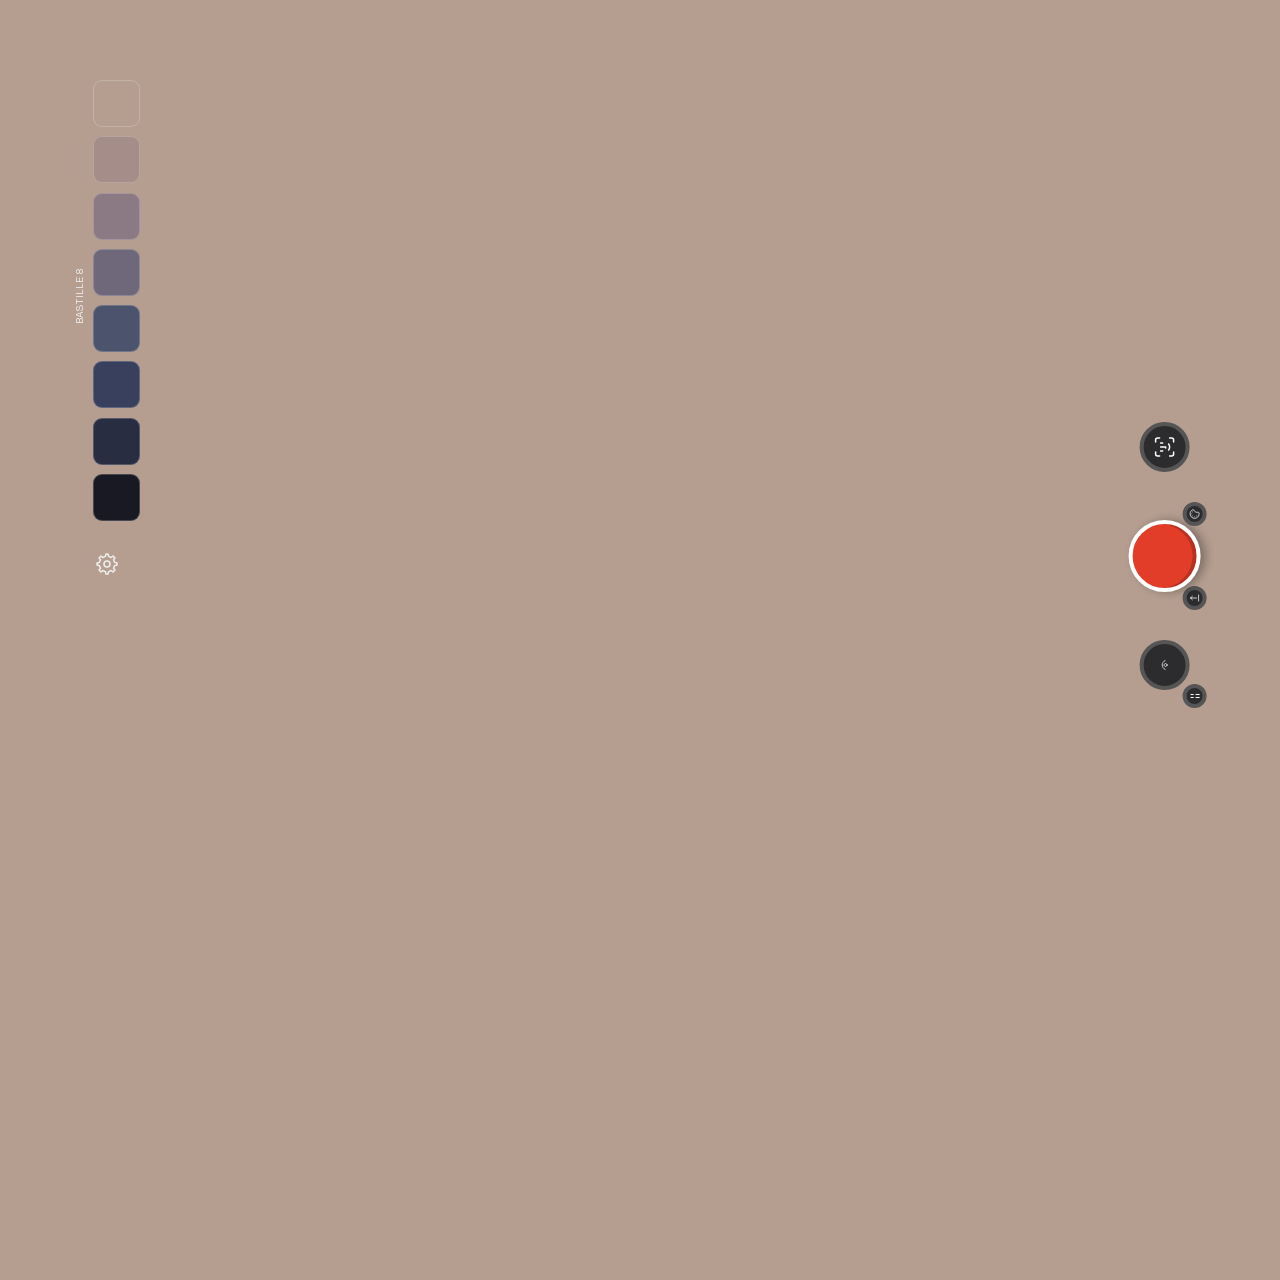
<file: index.html>
<!doctype html>
<html lang="en">
  <head>
    <meta charset="UTF--8" />
    <link rel="manifest" href="manifest.json" />
    <link rel="icon" href="media/favicon.ico" type="image/x-icon" />
    <title>Tesseŀla</title>
    <meta
      name="viewport"
      content="width=device-width, initial-scale=1.0, maximum-scale=1.0, user-scalable=no"
    />
    <meta name="apple-mobile-web-app-capable" content="yes" />
    <meta
      name="apple-mobile-web-app-status-bar-style"
      content="black-translucent"
    />
    <meta name="theme-color" content="#111111" />
    <link rel="stylesheet" href="fonts/jersey.css" />
    <link rel="stylesheet" href="fonts/inter.css" />
    <link rel="stylesheet" href="fonts/iconoir/iconoir.css" />
    <link rel="stylesheet" href="canvas.css" />
  </head>
  <body>
    <header id="palette">
      <div id="topContainer">
        <button id="settingsBtn" aria-label="Settings">
          <span class="iconoir-settings"></span>
        </button>
        <div id="palettePreview"></div>
      </div>
    </header>
    <div class="app-container">
      <main class="viewfinder">
        <div class="canvas-container">
          <canvas id="displayCanvas"></canvas>
          <canvas id="transitionCanvas"></canvas>
        </div>
        <video id="videoFeed" playsinline autoplay muted></video>
        <input
          type="file"
          id="imageInput"
          accept="image/*"
          style="display: none"
        />
        <input
          type="file"
          id="paletteImageInput"
          accept="image/*"
          style="display: none"
        />
      </main>
    </div>
    <footer id="controls">
      <div id="buttonContainer">
        <button id="resToggleBtn" aria-label="Toggle Resolution">
          <div class="res-icon">
            <span></span>
            <span></span>
            <span></span>
            <span></span>
          </div>
        </button>
        <button id="ditherBtn" aria-label="Dither">
          <span class="iconoir-eye"></span>
        </button>
        <button id="loadBtn" aria-label="Load">
          <span class="iconoir-upload"></span>
        </button>
        <button id="shutterBtn" aria-label="Shutter"></button>
        <button id="getPaletteBtn" aria-label="Image to palette">
          <span class="iconoir-palette"></span>
        </button>
        <button id="reverseCameraBtn" aria-label="Reverse Camera">
          <span class="iconoir-face-id"></span>
        </button>
      </div>
    </footer>
    <script src="libs/interact.min.js"></script>
    <script src="libs/color-thief.umd.js"></script>
    <script src="src/main.js" type="module"></script>

    <div id="paletteExtractorModal" class="modal">
      <div class="modal-content" id="palette-extractor-modal-content">
        <span class="close-button">&times;</span>
        <div id="extractor-container">
          <h2 class="extractor-title">Create Palette From Image</h2>
          <div class="extractor-controls">
            <div>
              <label for="color-count"
                ># colors
                <span id="color-count-value" class="font-bold text-blue-600"
                  >8</span
                ></label
              >
              <input id="color-count" type="range" min="3" max="24" value="8" />
            </div>
          </div>
          <div id="extractor-result-container">
            <h3 class="extractor-subtitle">Click colors to include/exclude</h3>
            <div id="color-matrix"></div>
            <div class="name-input-container">
              <input
                type="text"
                id="new-palette-name"
                placeholder="Enter palette name"
              />
            </div>
            <div class="final-palette-container">
              <canvas id="palette-canvas" class="hidden"></canvas>
              <img id="palette-image" alt="Generated Color Palette" />
            </div>
            <div class="modal-buttons">
              <button id="cancel-palette-btn">Cancel</button>
              <button id="save-palette-btn">Save</button>
            </div>
          </div>
          <div id="extractor-initial-message">
            <p>Your generated palette will appear here.</p>
          </div>
        </div>
      </div>
    </div>

    <div id="paletteModal" class="modal">
      <div class="modal-content" id="palette-modal-content">
        <span class="close-button">&times;</span>
        <div id="palette-grid"></div>
      </div>
    </div>
    <div id="infoModal" class="modal">
      <div id="modal-content">
        <span class="close-button">&times;</span>
        <h2>
          <span style="font-family: &quot;Inter&quot;">Tesseŀla</span>
        </h2>
        <h3>Pixel Cam <span id="version">{{version}}</span></h3>
        <h4>By Ruben Berenguel, 2025</h4>
        <hr />
        <h4>Controls</h4>
        <p>
          <code>Palette Bar (Top):</code> <b>Tap</b> to cycle through palettes.
          <b>Long press</b> to open the full palette library.
        </p>
        <p>
          <code>Shutter (Center):</code> <b>Tap</b> to freeze the live view.
          <b>Tap again</b> to resume the live camera.
        </p>
        <p>
          <code>Resolution (Square Icon):</code> Toggles between low and
          ultra-low resolution modes.
        </p>
        <p>
          <code>Dither (Eye Icon):</code> Toggles the blue noise dithering
          effect on or off for smoother color transitions.
        </p>
        <p>
          <code>Upload (Upload Icon):</code> Allows you to process an existing
          image from your device. You can also use this to upload a custom
          palette (see below).
        </p>
        <p>
          <code>Flip Camera (Face Icon):</code> Switches between the
          front-facing and rear-facing cameras on your device.
        </p>
        <hr />
        <h4>Usage Tips</h4>
        <p>
          <b>Save & Share:</b> <b>Long press on a captured image</b> to open
          your device's native share menu or to save the image. The saved image
          includes a strip of the active color palette.
        </p>
        <p>
          <b>Custom Palettes:</b> Use the <b>Upload button</b> to load a legacy
          palette. A valid palette is a <b>32xM pixel image</b> where each 32x32
          square is a solid color. The app will automatically extract the colors
          and save the palette for future use (just one palette). Use the
          <b>Palette button</b> to create new palettes from any image.
        </p>
        <p>
          The full list with links of built-in palettes from Lospec can be found
          in the
          <a href="https://github.com/rberenguel/tessella">app's repository</a>.
        </p>
        <hr />
        <h4>Troubleshooting</h4>
        <p>
          <b>Camera not working in PWA?</b> iOS requires camera permission to be
          granted in Safari before the PWA can access it.
        </p>
        <p>
          <b>Solution:</b> Open this site in Safari (not the PWA), grant camera
          permission, then return to the PWA. Or go to iOS Settings → Safari →
          Camera → Allow.
        </p>
        <hr />
        <p>
          This app works best when installed as a Progressive Web App (PWA). Use
          your browser's "Add to Home Screen" option for the best experience.
        </p>
        <p>If you enjoy this…</p>
        <script
          type="text/javascript"
          src="https://cdnjs.buymeacoffee.com/1.0.0/button.prod.min.js"
          data-name="bmc-button"
          data-slug="rberenguel"
          data-color="#994400"
          data-emoji=""
          data-font="Cookie"
          data-text="Buy me a coffee"
          data-outline-color="#000000"
          data-font-color="#000000"
          data-coffee-color="#ffffff"
        ></script>
      </div>
    </div>

    <div id="confirmModal" class="modal">
      <div class="modal-content" id="confirm-modal-content">
        <h3 id="confirm-modal-title">Confirm Action</h3>
        <p id="confirm-modal-text">Are you sure?</p>
        <div class="modal-buttons">
          <button id="confirm-modal-cancel-btn">Cancel</button>
          <button id="confirm-modal-confirm-btn">Confirm</button>
        </div>
      </div>
    </div>

    <div id="confirmModal" class="modal">
      <div class="modal-content" id="confirm-modal-content">
        <h3 id="confirm-modal-title">Confirm Deletion</h3>
        <p id="confirm-modal-text">
          Are you sure you want to delete this palette?
        </p>
        <div class="modal-buttons">
          <button id="confirm-modal-cancel-btn">Cancel</button>
          <button id="confirm-modal-confirm-btn">Delete</button>
        </div>
      </div>
    </div>

    <div id="confirmModal" class="modal">
      <div class="modal-content" id="confirm-modal-content">
        <h3 id="confirm-modal-title">Confirm Deletion</h3>
        <p id="confirm-modal-text">
          Are you sure you want to delete this palette?
        </p>
        <div class="modal-buttons">
          <button id="confirm-modal-cancel-btn">Cancel</button>
          <button id="confirm-modal-confirm-btn">Delete</button>
        </div>
      </div>
    </div>
  </body>
</html>
</file>
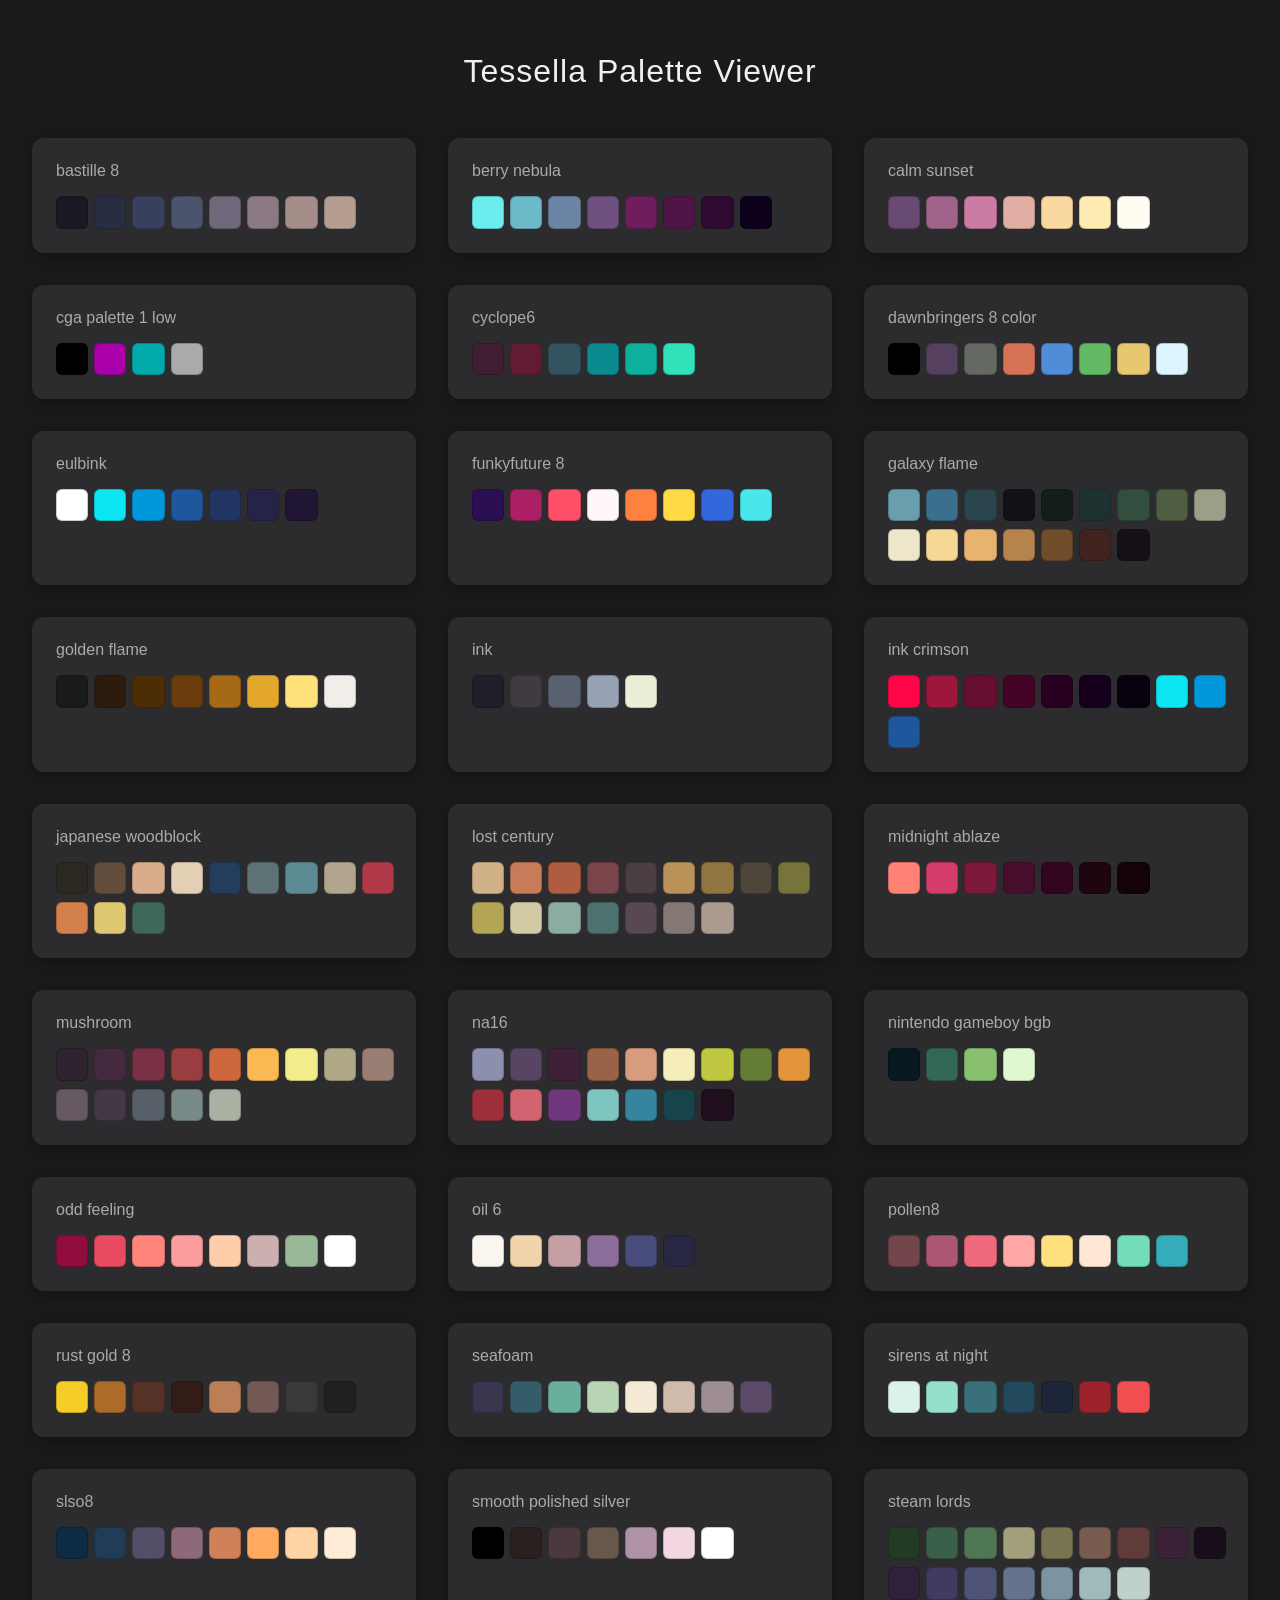
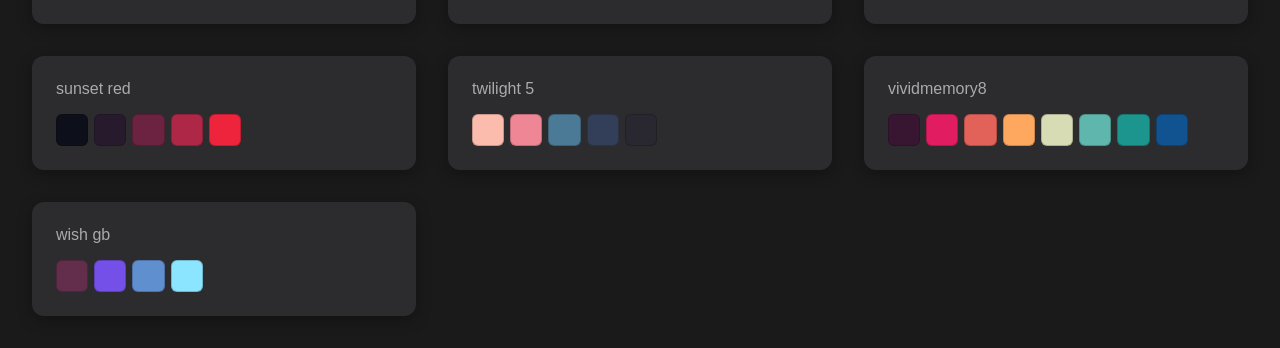
<file: palette-viewer.html>
<!doctype html>
<html lang="en">
  <head>
    <meta charset="UTF-8" />
    <meta name="viewport" content="width=device-width, initial-scale=1.0" />
    <title>Tessella Palette Viewer</title>
    <style>
      /* Basic styles for the body and layout */
      body {
        font-family:
          -apple-system, BlinkMacSystemFont, "Segoe UI", Roboto, Helvetica,
          Arial, sans-serif;
        background-color: #1a1a1a;
        color: #f0f0f0;
        margin: 0;
        padding: 2rem;
      }
      h1 {
        text-align: center;
        margin-bottom: 3rem;
        font-weight: 300;
        letter-spacing: 1px;
      }
      /* Main container for all the palette grids */
      #palettes-container {
        display: grid;
        grid-template-columns: repeat(auto-fill, minmax(300px, 1fr));
        gap: 2rem;
        max-width: 1600px;
        margin: 0 auto;
      }
      /* Styling for each individual palette's container */
      .palette-item {
        background-color: #2c2c2e;
        border-radius: 12px;
        padding: 1.5rem;
        box-shadow: 0 4px 15px rgba(0, 0, 0, 0.3);
        transition:
          transform 0.2s ease-in-out,
          box-shadow 0.2s ease-in-out;
      }
      .palette-item:hover {
        transform: translateY(-5px);
        box-shadow: 0 8px 25px rgba(0, 0, 0, 0.4);
      }
      /* Palette name styling */
      .palette-item h2 {
        margin-top: 0;
        margin-bottom: 1rem;
        font-size: 1rem;
        font-weight: 500;
        color: #aaa;
        word-wrap: break-word;
      }
      /* Grid container for the color swatches */
      .swatch-container {
        display: grid;
        grid-template-columns: repeat(auto-fill, minmax(30px, 1fr));
        gap: 8px;
      }
      /* Individual color swatch */
      .swatch {
        width: 100%;
        padding-bottom: 100%; /* Creates a square aspect ratio */
        border-radius: 6px;
        border: 1px solid rgba(0, 0, 0, 0.2);
      }
    </style>
  </head>
  <body>
    <h1>Tessella Palette Viewer</h1>
    <div id="palettes-container">
      <!-- Palettes will be dynamically inserted here by the script -->
    </div>

    <script type="module" src="palette-viewer.js"></script>
  </body>
</html>
</file>
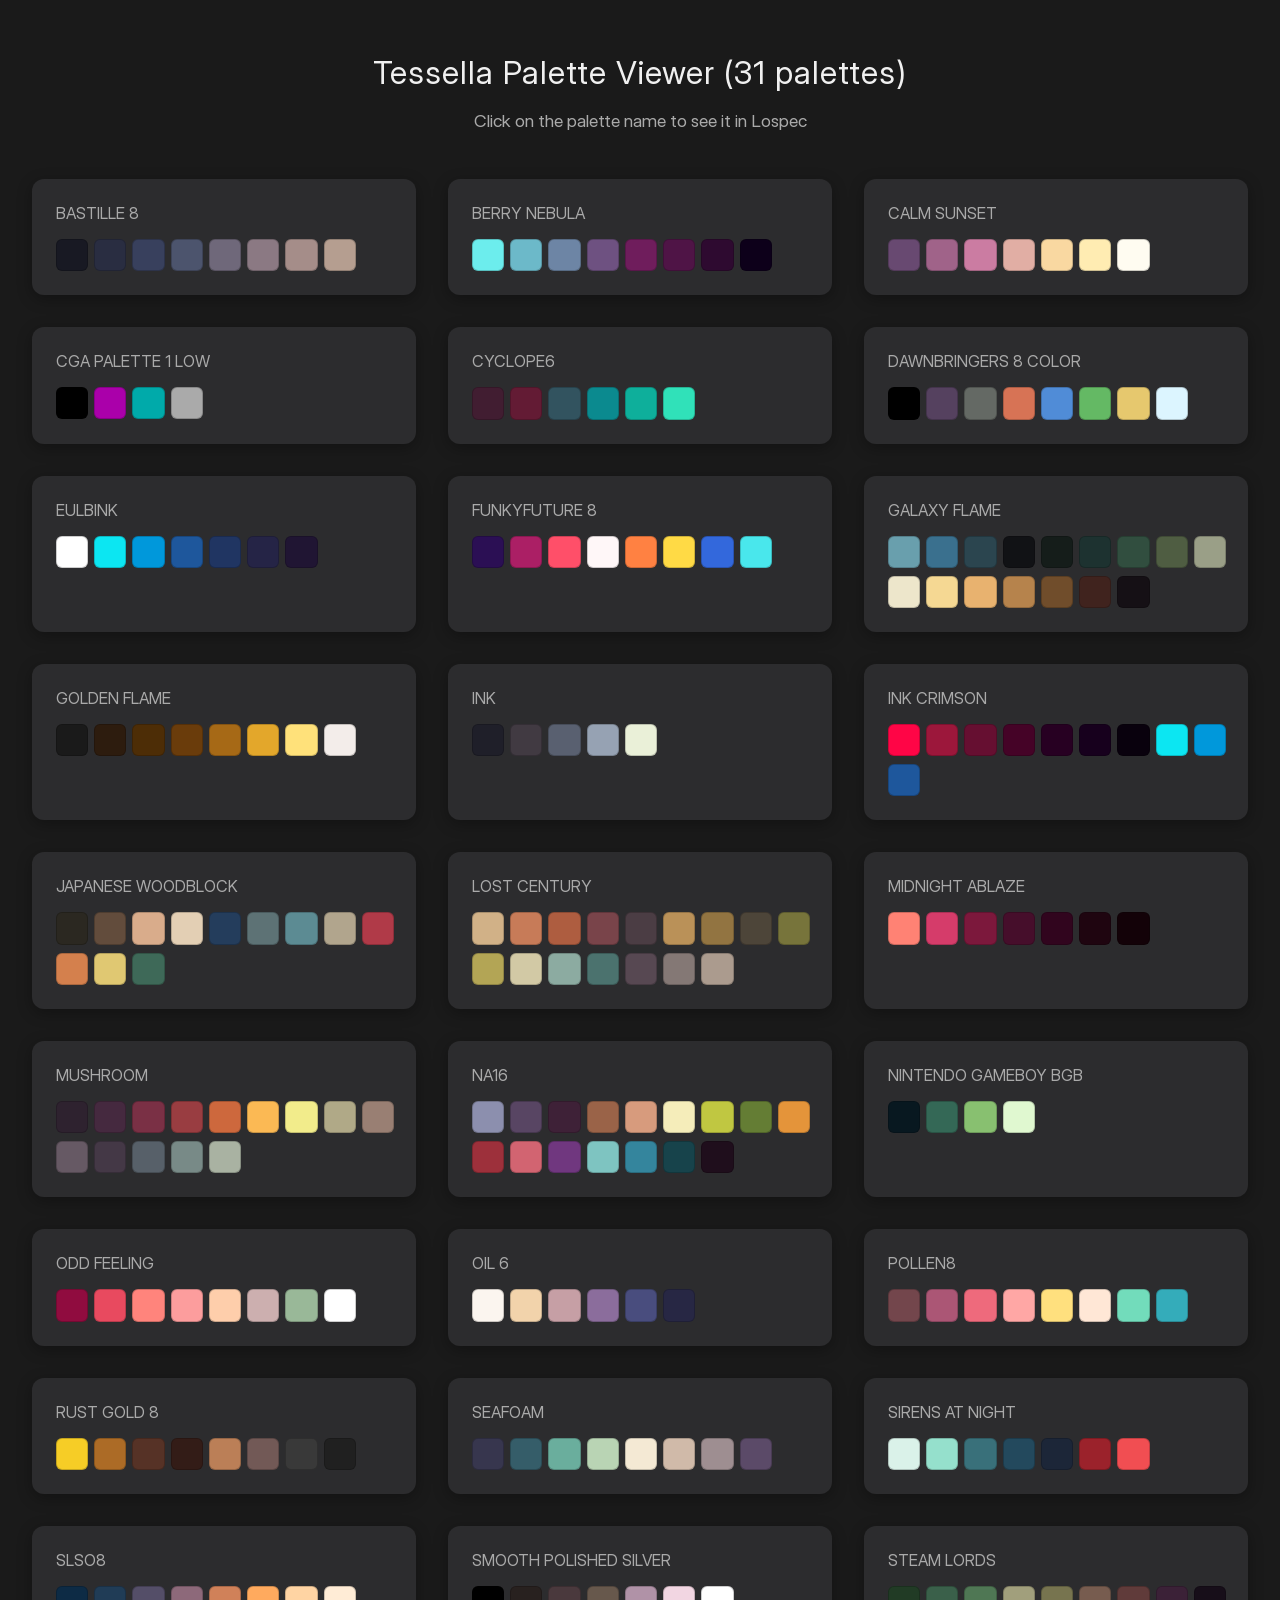
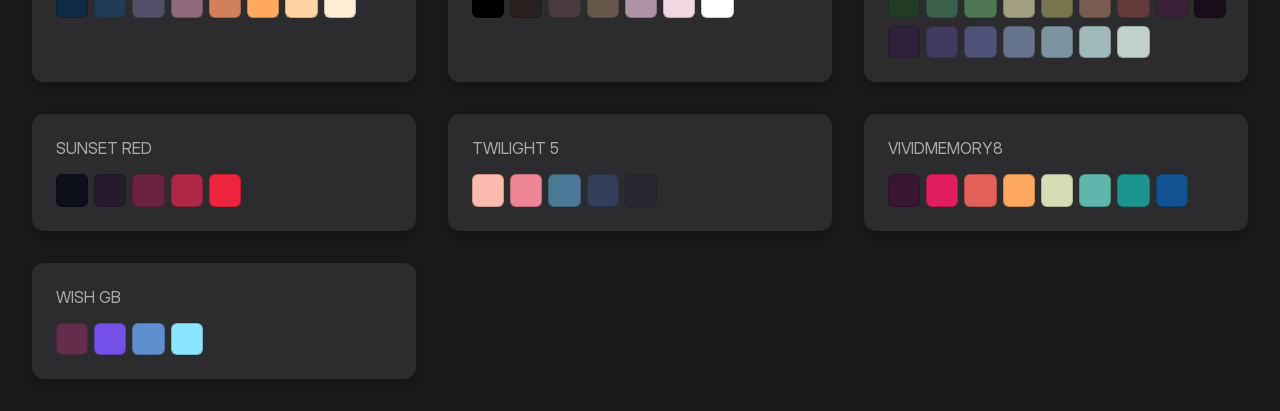
<file: palettes.html>
<!doctype html>
<html lang="en">
  <head>
    <meta charset="UTF-8" />
    <meta name="viewport" content="width=device-width, initial-scale=1.0" />
    <title>Tessella Palette Viewer</title>
    <link rel="stylesheet" href="fonts/inter.css" />
    <style>
      /* Basic styles for the body and layout */
      body {
        font-family: "Inter", sans-serif;
        background-color: #1a1a1a;
        color: #f0f0f0;
        margin: 0;
        padding: 2rem;
      }
      h1 {
        text-align: center;
        margin-bottom: 1rem;
        font-weight: 300;
        letter-spacing: 1px;
      }
      .subtitle {
        text-align: center;
        margin-bottom: 3rem;
        font-size: 1.1rem;
        color: #aaa;
      }
      /* Main container for all the palette grids */
      #palettes-container {
        display: grid;
        grid-template-columns: repeat(auto-fill, minmax(300px, 1fr));
        gap: 2rem;
        max-width: 1600px;
        margin: 0 auto;
      }
      /* Styling for each individual palette's container */
      .palette-item {
        background-color: #2c2c2e;
        border-radius: 12px;
        padding: 1.5rem;
        box-shadow: 0 4px 15px rgba(0, 0, 0, 0.3);
        transition:
          transform 0.2s ease-in-out,
          box-shadow 0.2s ease-in-out;
      }
      .palette-item:hover {
        transform: translateY(-5px);
        box-shadow: 0 8px 25px rgba(0, 0, 0, 0.4);
      }
      /* Palette name styling */
      .palette-item h2 {
        margin-top: 0;
        margin-bottom: 1rem;
        font-size: 1rem;
        font-weight: 500;
        color: #aaa;
        word-wrap: break-word;
        text-transform: uppercase;
        font-family: "Inter", sans-serif;
      }
      .palette-item h2 a {
        color: inherit; /* Keep the color from h2 */
        text-decoration: none;
      }
      .palette-item h2 a:hover {
        text-decoration: underline;
      }
      /* Grid container for the color swatches */
      .swatch-container {
        display: grid;
        grid-template-columns: repeat(auto-fill, minmax(30px, 1fr));
        gap: 8px;
      }
      /* Individual color swatch */
      .swatch {
        width: 100%;
        padding-bottom: 100%; /* Creates a square aspect ratio */
        border-radius: 6px;
        border: 1px solid rgba(0, 0, 0, 0.2);
      }
    </style>
  </head>
  <body>
    <h1>Tessella Palette Viewer <span id="palette-count"></span></h1>
    <p class="subtitle">Click on the palette name to see it in Lospec</p>
    <div id="palettes-container">
      <!-- Palettes will be dynamically inserted here by the script -->
    </div>

    <script type="module" src="palettes.js"></script>
  </body>
</html>
</file>
<file: fonts/jersey.css>
@font-face {
  font-family: "jersey";
  src: url("./jersey.ttf") format("truetype");
}
</file>
<file: fonts/inter.css>
@font-face {
  font-family: "Inter";
  src: url("./InterDisplay-Regular.woff2") format("woff2");
}
@font-face {
  font-family: "Inter";
  src: url("./InterDisplay-Bold.woff2") format("woff2");
  font-weight: bold;
  font-style: normal;
}
@font-face {
  font-family: "Inter";
  src: url("./InterDisplay-Italic.woff2") format("woff2");
  font-weight: normal;
  font-style: italic;
}
</file>
<file: canvas.css>
:root {
  --chrome-bg: #111;
  --chrome-fg: #eee;
}

html,
body {
  margin: 0;
  padding: 0;
  width: 100%;
  height: 100%;
  overflow: hidden !important;
  position: fixed;
  background-color: var(--chrome-bg);
  font-family: "jersey", Roboto, sans-serif;
  -webkit-touch-callout: none;
  -webkit-user-select: none;
  -khtml-user-select: none;
  -moz-user-select: none;
  -ms-user-select: none;
  user-select: none;
}

.app-container {
  display: grid;
  grid-template-rows: 10% 70% 20%;
  width: max(100vw, 100vh);
  height: max(100vw, 100vh);
  position: absolute;
  top: 0;
  left: 0;
  box-shadow: 0 0 20px rgba(0, 0, 0, 0.5);
}

/* This rule now applies to BOTH canvases */
#displayCanvas,
#transitionCanvas {
  position: absolute;
  top: 0;
  left: 0;
  /*width: 100%;
  height: 100%;*/
}

/* Add this new rule for the transition layer */
#transitionCanvas {
  opacity: 0;
  pointer-events: none; /* Ensures it can't be clicked */
  transition: opacity 0.3s ease-in-out;
}

#videoFeed {
  display: none; /* We only need it as a data source */
}

.button-container {
  display: flex;
  justify-content: center;
  align-items: center;
  gap: 30px;
}

#reverseCameraBtn {
  width: 50px;
  height: 50px;
  border-radius: 50%;
  background-color: #2c2c2e;
  color: #fff;
  font-weight: bold;
  border: 4px solid #555;
  cursor: pointer;
  transition:
    background-color 0.2s ease,
    border-color 0.2s ease;
  font-size: 24px;
  line-height: 1;
  display: flex;
  justify-content: center;
  align-items: center;
}

#resToggleBtn {
  width: 24px;
  height: 24px;
  border-radius: 50%;
  background-color: #2c2c2e;
  color: #fff;
  font-weight: bold;
  border: 4px solid #555;
  cursor: pointer;
  transition:
    background-color 0.2s ease,
    border-color 0.2s ease;
  font-size: 24px;
  line-height: 1;
  display: flex;
  justify-content: center;
  align-items: center;
  margin: -1.5em;
  margin-top: 1em;
}

#ditherBtn {
  width: 50px;
  height: 50px;
  border-radius: 50%;
  background-color: #2c2c2e;
  color: #fff;
  font-weight: bold;
  border: 4px solid #555;
  cursor: pointer;
  transition:
    background-color 0.2s ease,
    border-color 0.2s ease;
  font-size: 24px;
  line-height: 1;
  display: flex;
  justify-content: center;
  align-items: center;
}

#ditherBtn.active {
  background-color: #444;
  border-color: #fff;
}

#ditherBtn span {
  transform: scale(0.5);
}

#loadBtn {
  width: 24px;
  height: 24px;
  border-radius: 50%;
  background-color: #2c2c2e;
  color: #fff;
  font-weight: bold;
  border: 4px solid #555;
  cursor: pointer;
  transition:
    background-color 0.2s ease,
    border-color 0.2s ease;
  font-size: 24px;
  line-height: 1;
  display: flex;
  justify-content: center;
  align-items: center;
  margin-right: -1.5em;
  margin-top: 2.5em;
}

#loadBtn span {
  transform: scale(0.5);
}

#getPaletteBtn {
  width: 24px;
  height: 24px;
  border-radius: 50%;
  background-color: #2c2c2e;
  color: #fff;
  font-weight: bold;
  border: 4px solid #555;
  cursor: pointer;
  transition:
    background-color 0.2s ease,
    border-color 0.2s ease;
  font-size: 24px;
  line-height: 1;
  display: flex;
  justify-content: center;
  align-items: center;
  margin-left: -1.5em;
  margin-top: 2.5em;
}

#getPaletteBtn span {
  transform: scale(0.5);
}

/* Add this style for the button's "active" (low-res) state */
#resToggleBtn.active {
  background-color: #444;
  border-color: #fff;
}

.res-icon {
  display: grid;
  grid-template-columns: 1fr 1fr;
  gap: 1.5px;
  width: 9px;
  height: 9px;
  transition: all 0.2s ease;
}

/* These are the individual "pixels" of the grid icon */
.res-icon span {
  background-color: #fff;
  transition: background-color 0.2s ease;
}

/* --- The Magic Toggle --- */
/* When the button is active (low-res mode)... */
#resToggleBtn.active .res-icon {
  gap: 0; /* Remove the gap */
  background-color: #fff; /* The container itself becomes the solid square */
}

#resToggleBtn.active .res-icon span {
  background-color: transparent; /* ...and the individual pixels disappear */
}

#shutterBtn {
  width: 72px;
  height: 72px;
  border-radius: 50%;
  background-color: #e23d28;
  border: 4px solid #fff;
  box-shadow:
    0 5px 10px rgba(0, 0, 0, 0.3),
    inset 0 -4px 0 rgba(0, 0, 0, 0.2);
  cursor: pointer;
  appearance: none;
  transition:
    transform 0.1s ease,
    box-shadow 0.1s ease;
}

#shutterBtn:active {
  transform: translateY(2px);
  box-shadow:
    0 2px 5px rgba(0, 0, 0, 0.4),
    inset 0 -2px 0 rgba(0, 0, 0, 0.2);
}

/* Palette */

#topContainer {
  position: relative;
  left: 50%;
  transform: translate(-50%);
  top: 1vh;
  width: auto;
  display: flex;
}

#palette {
  position: absolute;
  height: calc(0.1 * max(100vh, 100vw));
  width: 100vw;
  z-index: 1000;
}

body.landscape #palette {
  top: 0 !important;
  transform-origin: center center;
  transform: rotate(-90deg);
  top: 20cqw;
  left: calc(-50% + 0.1 * max(100vh, 100vw));
}

#palettePreview {
  display: inline-grid;
  grid-template-columns: repeat(8, 1fr);
  row-gap: 4px;
  width: min(30vh, 30vh);
  position: relative;
  left: 50%;
  transform: translate(-50%);
}

body.landscape #palettePreview {
  width: 50vh;
  left: 30%;
}

#paletteName {
  grid-column: 1 / -1;
  font-family: "Inter", sans-serif;
  font-size: 10px;
  color: var(--chrome-fg);
  text-align: center;
  white-space: nowrap;
  overflow: hidden;
  text-overflow: ellipsis;
  width: 100%;
  text-transform: uppercase;
  margin-bottom: 4px;
}

.swatch {
  width: calc(5 * min(1vh, 1vw));
  height: calc(5 * min(1vh, 1vw));
  border-radius: calc(1 * min(1vh, 1vw));
  border: 1px solid rgba(255, 255, 255, 0.2);
}

/* HTML controls: footer */

#controls {
  position: absolute;
  bottom: calc(0.1 * min(100vh, 100vw));
  height: calc(0.1 * max(100vh, 100vw));
  width: 100%;
}

body.landscape #controls {
  position: absolute;
  bottom: 0;
  height: calc(0.1 * max(100vh, 100vw));
  width: 100vh;
  transform: rotate(-90deg);
  transform-origin: left top;
  left: 100%;
}

#buttonContainer {
  position: relative;
  left: 50%;
  transform: translate(-50%);
  top: 1vh;
  width: auto;
  display: flex;
  justify-content: center;
  align-items: center;
  gap: 30px;
}

body.landscape #buttonContainer {
  transform: translate(-25%, calc(-0.13 * max(100vh, 100vw)));
  left: 0;
}

#shutterBtn {
  width: 72px;
  height: 72px;
  border-radius: 50%;
  background-color: #e23d28;
  border: 4px solid #fff;
  box-shadow:
    0 5px 10px rgba(0, 0, 0, 0.3),
    inset 0 -4px 0 rgba(0, 0, 0, 0.2);
  cursor: pointer;
  appearance: none;
  transition:
    transform 0.1s ease,
    box-shadow 0.1s ease;
}

#shutterBtn:active {
  transform: translateY(2px);
  box-shadow:
    0 2px 5px rgba(0, 0, 0, 0.4),
    inset 0 -2px 0 rgba(0, 0, 0, 0.2);
}

#shutterBtn.active {
  background-color: #792116;
  border: 4px solid #395d0e;
  box-shadow:
    0 5px 10px rgba(0, 0, 0, 0.3),
    inset 0 -8px 0 rgba(0, 0, 0, 0.2);
}

#resToggleBtn.active {
  background-color: #444;
  border-color: #fff;
}

.res-icon span {
  background-color: #fff;
  transition: background-color 0.2s ease;
}

/* --- The Magic Toggle --- */
/* When the button is active (low-res mode)... */
#resToggleBtn.active .res-icon {
  gap: 0; /* Remove the gap */
  background-color: #fff; /* The container itself becomes the solid square */
}

#resToggleBtn.active .res-icon span {
  background-color: transparent; /* ...and the individual pixels disappear */
}

#reverseCameraBtn {
  width: 50px;
  height: 50px;
  border-radius: 50%;
  background-color: #2c2c2e;
  color: #fff;
  font-weight: bold;
  border: 4px solid #555;
  cursor: pointer;
  transition:
    background-color 0.2s ease,
    border-color 0.2s ease;
  font-size: 24px;
  line-height: 1;
  display: flex;
  justify-content: center;
  align-items: center;
  content: "⇄";
}

/* Settings Button */
#settingsBtn {
  position: relative;
  left: 10%;
  background: none;
  border: none;
  color: var(--chrome-fg);
  font-size: 24px;
  cursor: pointer;
  padding: 0;
  display: flex;
  align-items: center;
  z-index: 1001;
}

#settingsBtn .iconoir-settings {
  font-size: 24px; /* Ensure icon size matches button */
}

/* Modal Styles */
.modal {
  display: none; /* Hidden by default */
  position: fixed; /* Stay in place */
  z-index: 1001; /* Sit on top */
  left: 0;
  top: 0;
  width: 100%; /* Full width */
  height: 100%; /* Full height */
  font-size: 1.2rem;
  overflow: auto; /* Enable scroll if needed */
  background-color: rgba(0, 0, 0, 0.7); /* Black w/ opacity */
  backdrop-filter: blur(5px); /* Optional: for a frosted glass effect */
}

#modal-content {
  background-color: #002b36; /* Solarized dark base */
  margin: 15% auto; /* 15% from the top and centered */
  padding: 20px;
  border: 1px solid #888;
  width: 80%; /* Could be more or less, depending on screen size */
  max-width: 500px; /* Max width for larger screens */
  border-radius: 8px;
  box-shadow: 0 4px 8px rgba(0, 0, 0, 0.2);
  color: var(--chrome-fg);
  position: relative;
}

#modal-content a {
  color: #990;
  text-decoration: none;
}

#modal-content code {
  color: #900;
}

#modal-content h1,
#modal-content h2,
#modal-content h3,
#modal-content h4 {
  margin-inline-start: 0;
  margin-inline-end: 0;
  margin-block-start: 0;
  margin-block-end: 0.3rem;
}

#modal-content p {
  margin-inline-start: 0;
  margin-inline-end: 0;
  margin-block-start: 0;
  margin-block-end: 0.3rem;
}

.close-button {
  color: var(--chrome-fg);
  position: absolute;
  top: 10px;
  right: 20px;
  font-size: 28px;
  font-weight: bold;
  cursor: pointer;
}

.close-button:hover,
.close-button:focus {
  color: #bbb;
  text-decoration: none;
  cursor: pointer;
}

#palette-modal-content {
  padding-right: 1em;
  padding-left: 1em;
}

#palette-grid {
  padding-top: 2em;
  display: grid;
  grid-template-columns: repeat(auto-fill, minmax(min(25vw, 25vh), 1fr));
  gap: 15px;
  max-height: 90vh;
  overflow-y: auto;
}

#palette-grid::-webkit-scrollbar {
  display: none; /* For Chrome, Safari, and Opera */
}

#palette-grid {
  -ms-overflow-style: none; /* For Internet Explorer and Edge */
  scrollbar-width: none; /* For Firefox */
}

.palette-grid-item {
  position: relative;
  display: flex;
  flex-direction: column;
  gap: 8px;
  padding: 8px;
  cursor: pointer;
  border: 2px solid #555;
  border-radius: 5px;
  transition:
    transform 0.2s ease,
    border-color 0.2s ease;
  height: fit-content;
  align-items: center;
}

.delete-palette-btn {
  position: absolute;
  top: 2px;
  right: 2px;
  background: none;
  border: none;
  color: #ff6b6b;
  font-size: 16px;
  cursor: pointer;
  padding: 2px;
  display: block; /* Always visible */
}

.palette-name {
  font-family: "Inter", sans-serif;
  font-size: 10px;
  color: var(--chrome-fg);
  text-align: center;
  white-space: nowrap;
  overflow: hidden;
  text-overflow: ellipsis;
  width: 100%;
  text-transform: uppercase;
}

.mini-swatch-container {
  display: grid;
  grid-template-columns: repeat(4, 1fr);
  gap: 4px;
  width: 100%;
}

.palette-grid-item:hover {
  border-color: #fff;
  transform: scale(1.01);
}

.mini-swatch {
  width: 100%;
  padding-bottom: 100%; /* Creates a square aspect ratio */
  border-radius: 3px;
}

/* --- Palette Extractor Modal --- */
#palette-extractor-modal-content {
  background-color: #1a1a1a;
  color: #f0f0f0;
  font-family: "Inter", sans-serif;
  font-size: 1rem;
  margin: 1em 0.5em;
  max-height: 80vh;
  overflow-y: auto;
  border-radius: 0.2em;
  padding: 0.3em;
}

#extractor-container {
  display: flex;
  flex-direction: column;
  gap: 1rem;
}

.extractor-title {
  text-align: center;
  font-size: 1.5rem;
  font-family: "jersey", sans-serif;
  margin-bottom: 0.5rem;
}

.extractor-controls {
  background-color: #2c2c2e;
  border-radius: 8px;
  padding: 1rem;
  display: flex;
  flex-direction: column;
  gap: 1rem;
}

.extractor-controls label {
  display: block;
  margin-bottom: 0.5rem;
  font-size: 0.9rem;
}

.extractor-controls input[type="range"] {
  width: 100%;
}

#color-matrix {
  display: grid;
  grid-template-columns: repeat(auto-fill, minmax(40px, 1fr));
  gap: 8px;
  padding: 8px;
  background-color: #2c2c2e;
  border-radius: 8px;
}

.color-swatch {
  width: 90%;
  padding-bottom: 100%;
  border-radius: 6px;
  cursor: pointer;
  border: 3px solid transparent;
  transition: all 0.2s ease-in-out;
  position: relative;
}

.color-swatch:not(.selected) {
  transform: scale(0.95);
}
.color-swatch:not(.selected)::after {
  content: "";
  position: absolute;
  top: 50%;
  left: 50%;
  width: 142%; /* Roughly 100% * sqrt(2) to cover the diagonal */
  height: 2px;
  backdrop-filter: invert(1);
  /* Center the line and rotate it into position */
  transform: translate(-50%, -50%) rotate(-45deg);
}
/*
.color-swatch:not(.selected)::after {
  content: " ";
  position: absolute;
  top: 0;
  left: 0;
  right: 0;
  bottom: 0;
  background-color: rgba(255, 255, 255, 0.4);
  border-radius: 4px;
}
*/
.final-palette-container {
  background-color: #2c2c2e;
  padding: 8px;
  border-radius: 8px;
  display: flex;
  justify-content: center;
  align-items: center;
  min-height: 50px;
}

#palette-image {
  background-color: #fff;
}

.name-input-container {
  margin-top: 1rem;
  margin-bottom: 0.5rem;
}

#new-palette-name {
  width: 100%;
  padding: 0.75rem;
  border-radius: 6px;
  border: 1px solid #555;
  background-color: #333;
  color: #fff;
  font-family: "Inter", sans-serif;
  box-sizing: border-box;
}

.modal-buttons {
  display: flex;
  justify-content: flex-end;
  gap: 1rem;
  margin-top: 1.5rem;
}

.modal-buttons button {
  padding: 0.75rem 1.5rem;
  border: none;
  border-radius: 6px;
  cursor: pointer;
  font-family: "Inter", sans-serif;
  font-weight: 500;
  transition: background-color 0.2s ease;
}

#cancel-palette-btn {
  background-color: #444;
  color: #fff;
}

#cancel-palette-btn:hover {
  background-color: #555;
}

#save-palette-btn {
  background-color: #3b82f6;
  color: #fff;
}

#save-palette-btn:hover {
  background-color: #4a90e2;
}

#save-palette-btn:disabled {
  background-color: #555;
  cursor: not-allowed;
}

@keyframes spin {
  0% {
    transform: rotate(0deg);
  }
  100% {
    transform: rotate(360deg);
  }
}

@keyframes blink {
  0%,
  100% {
    border-color: #555;
  }
  50% {
    border-color: #e23d28;
  }
}

#reverseCameraBtn.blink {
  animation: blink 1s ease-in-out infinite;
}

.hidden {
  display: none;
}

/* --- Confirmation Modal --- */
#confirm-modal-content {
  background-color: #1a1a1a;
  color: #f0f0f0;
  font-family: "Inter", sans-serif;
  text-align: center;
  padding: 2rem;
  margin: 30% auto;
}

#confirm-modal-content h3 {
  margin-top: 0;
}

#confirm-modal-confirm-btn {
  background-color: #e23d28;
  color: #fff;
}
</file>
